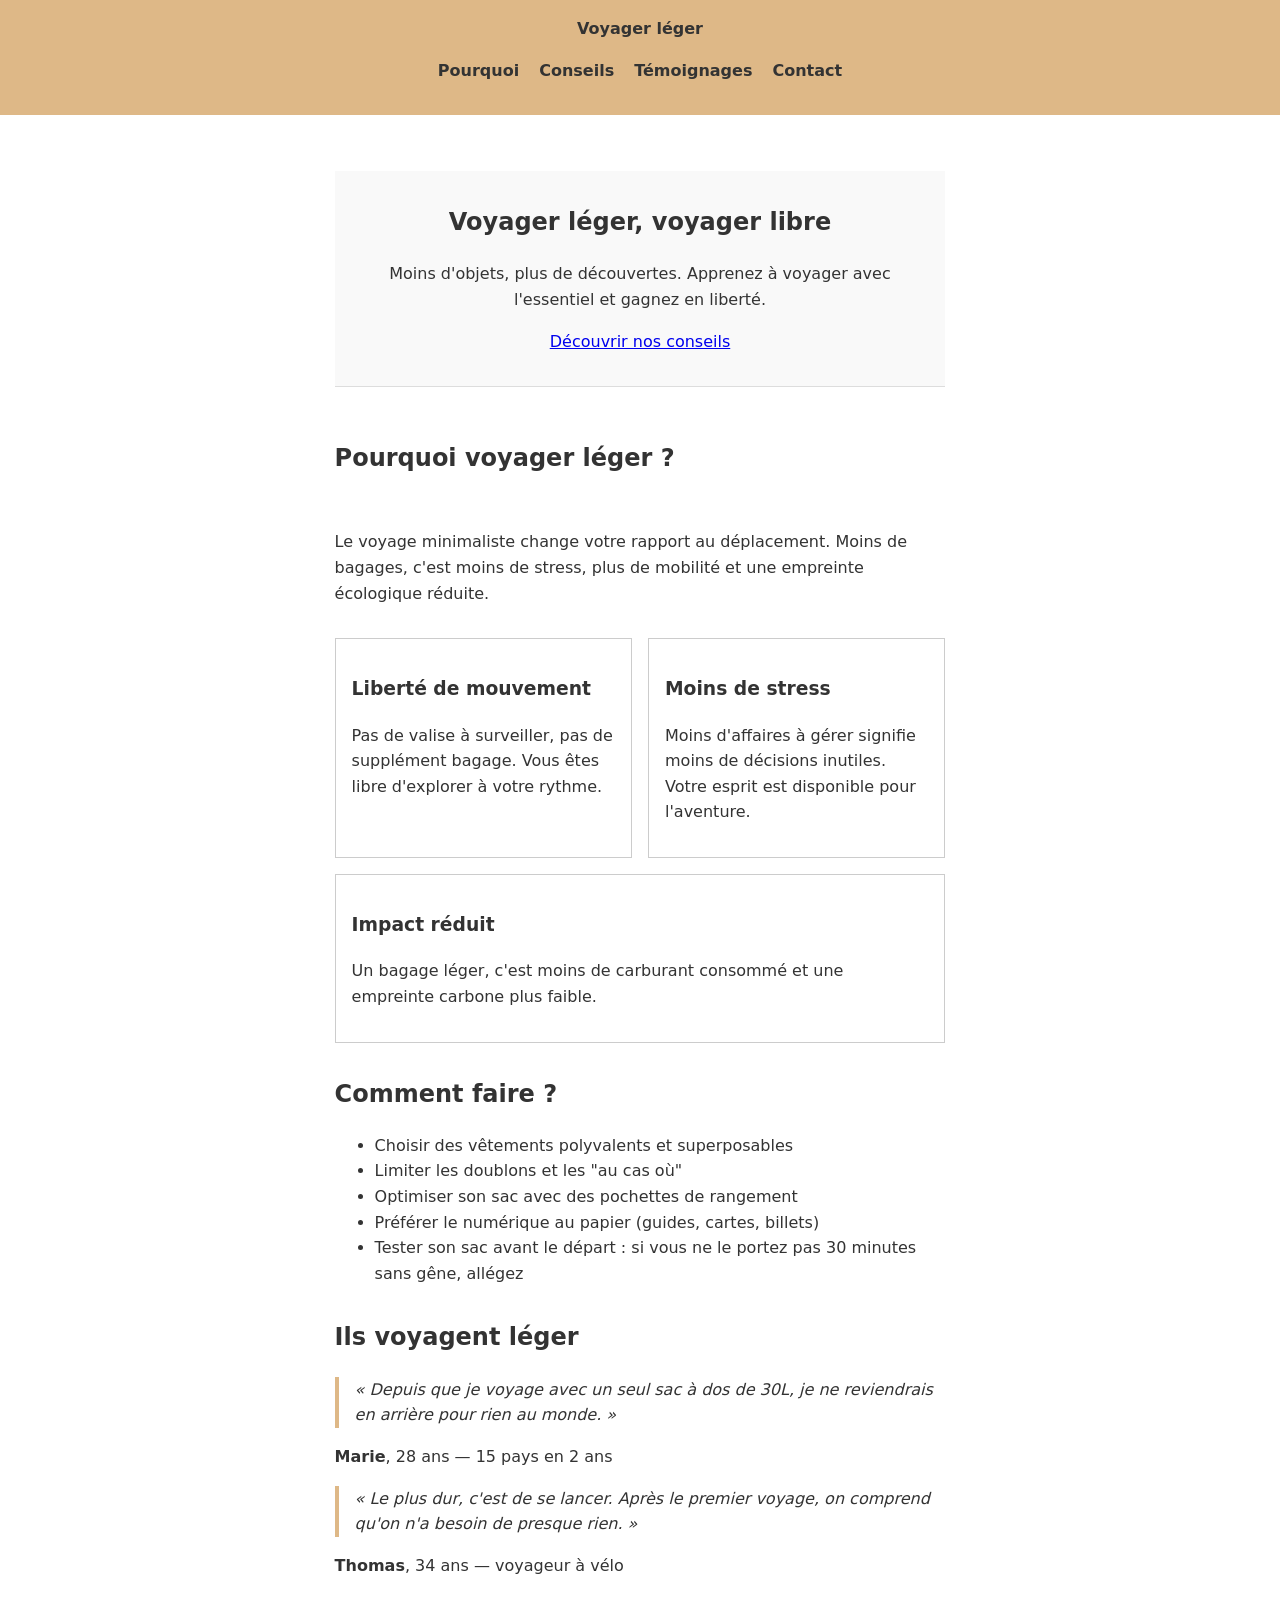
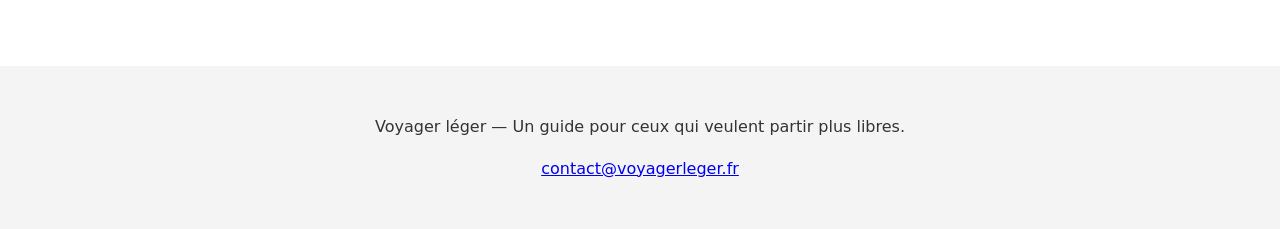
<file: TD2/index.html>
<!DOCTYPE html>
<!-- saved from url=(0084)https://moodle2025.uca.fr/pluginfile.php/684872/mod_resource/content/1/TD2_HTML.html -->
<html lang="fr"><head><meta http-equiv="Content-Type" content="text/html; charset=UTF-8">
  
  <meta name="viewport" content="width=device-width, initial-scale=1.0">
  <title>Voyager léger — Guide du voyage minimaliste</title>
  <link rel="stylesheet" href="style.css">
</head>
<body>

  <header>
    <nav>
      <a href="https://moodle2025.uca.fr/pluginfile.php/684872/mod_resource/content/1/TD2_HTML.html#" class="logo">Voyager léger</a>
      <ul>
        <li><a href="https://moodle2025.uca.fr/pluginfile.php/684872/mod_resource/content/1/TD2_HTML.html#pourquoi">Pourquoi</a></li>
        <li><a href="https://moodle2025.uca.fr/pluginfile.php/684872/mod_resource/content/1/TD2_HTML.html#conseils">Conseils</a></li>
        <li><a href="https://fleurdesushi.fr/wp-content/uploads/2022/12/degustation-plateau-sushi.jpg">Témoignages</a></li>
        <li><a href="https://moodle2025.uca.fr/pluginfile.php/684872/mod_resource/content/1/TD2_HTML.html#contact">Contact</a></li>
      </ul>
    </nav>
  </header>

  <main>

    <section class="hero">
      <h1>Voyager léger, voyager libre</h1>
      <p>Moins d'objets, plus de découvertes. Apprenez à voyager avec l'essentiel et gagnez en liberté.</p>
      <a href="https://moodle2025.uca.fr/pluginfile.php/684872/mod_resource/content/1/TD2_HTML.html#conseils">Découvrir nos conseils</a>
    </section>

    <section id="pourquoi">
      <h2>Pourquoi voyager léger ?</h2>
      <p>Le voyage minimaliste change votre rapport au déplacement. Moins de bagages, c'est moins de stress, plus de mobilité et une empreinte écologique réduite.</p>

      <article>
        <h3>Liberté de mouvement</h3>
        <p>Pas de valise à surveiller, pas de supplément bagage. Vous êtes libre d'explorer à votre rythme.</p>
      </article>

      <article>
        <h3>Moins de stress</h3>
        <p>Moins d'affaires à gérer signifie moins de décisions inutiles. Votre esprit est disponible pour l'aventure.</p>
      </article>

      <article>
        <h3>Impact réduit</h3>
        <p>Un bagage léger, c'est moins de carburant consommé et une empreinte carbone plus faible.</p>
      </article>
    </section>

    <section id="conseils">
      <h2>Comment faire ?</h2>
      <ul>
        <li>Choisir des vêtements polyvalents et superposables</li>
        <li>Limiter les doublons et les "au cas où"</li>
        <li>Optimiser son sac avec des pochettes de rangement</li>
        <li>Préférer le numérique au papier (guides, cartes, billets)</li>
        <li>Tester son sac avant le départ : si vous ne le portez pas 30 minutes sans gêne, allégez</li>
      </ul>
    </section>

    <section id="temoignages">
      <h2>Ils voyagent léger</h2>

      <article>
        <blockquote>
          <p>« Depuis que je voyage avec un seul sac à dos de 30L, je ne reviendrais en arrière pour rien au monde. »</p>
        </blockquote>
        <p><strong>Marie</strong>, 28 ans — 15 pays en 2 ans</p>
      </article>

      <article>
        <blockquote>
          <p>« Le plus dur, c'est de se lancer. Après le premier voyage, on comprend qu'on n'a besoin de presque rien. »</p>
        </blockquote>
        <p><strong>Thomas</strong>, 34 ans — voyageur à vélo</p>
      </article>
    </section>

  </main>

  <footer id="contact">
    <p>Voyager léger — Un guide pour ceux qui veulent partir plus libres.</p>
    <p><a href="mailto:contact@voyagerleger.fr">contact@voyagerleger.fr</a></p>
  </footer>



</body></html>
</file>
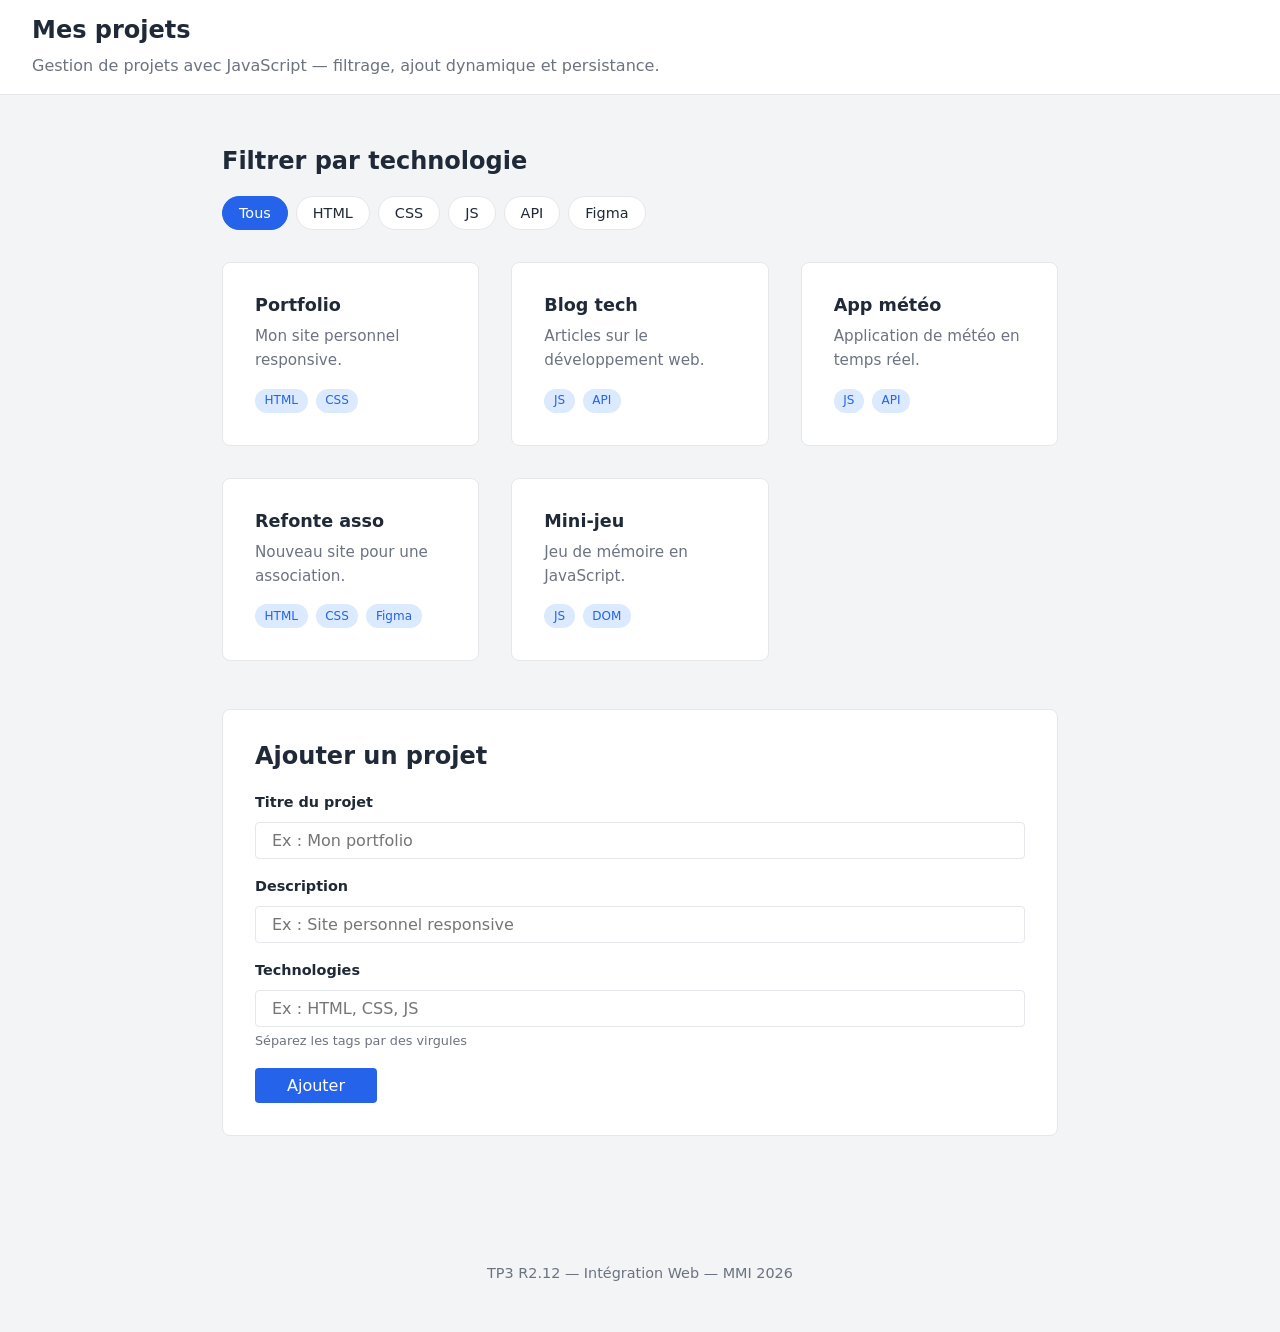
<file: TP3/index.html>
<!DOCTYPE html>
<html lang="fr">
<head>
  <meta charset="UTF-8">
  <meta name="viewport" content="width=device-width, initial-scale=1.0">
  <title>TP3 — JavaScript + données</title>
  <style>
    /* ================================
       VARIABLES
       ================================ */
    :root {
      --color-primary: #2563eb;
      --color-primary-light: #dbeafe;
      --color-text: #1f2937;
      --color-text-light: #6b7280;
      --color-bg: #ffffff;
      --color-bg-alt: #f3f4f6;
      --color-border: #e5e7eb;
      --color-error: #dc2626;
      --color-success: #059669;
      --font-base: system-ui, -apple-system, sans-serif;
      --space-sm: 0.5rem;
      --space-md: 1rem;
      --space-lg: 2rem;
      --space-xl: 3rem;
      --radius: 0.5rem;
    }

    /* ================================
       BASE
       ================================ */
    *, *::before, *::after {
      box-sizing: border-box;
    }

    body {
      font-family: var(--font-base);
      line-height: 1.6;
      color: var(--color-text);
      background-color: var(--color-bg-alt);
      margin: 0;
    }

    h1, h2, h3 { line-height: 1.2; }

    /* ================================
       LAYOUT
       ================================ */
    header {
      background: var(--color-bg);
      border-bottom: 1px solid var(--color-border);
      padding: var(--space-md) var(--space-lg);
    }

    header h1 {
      margin: 0;
      font-size: 1.5rem;
    }

    header p {
      margin: var(--space-sm) 0 0;
      color: var(--color-text-light);
    }

    main {
      max-width: 900px;
      margin: 0 auto;
      padding: var(--space-lg);
    }

    section {
      margin-bottom: var(--space-xl);
    }

    /* ================================
       FILTRES
       ================================ */
    .filtres {
      display: flex;
      flex-wrap: wrap;
      gap: var(--space-sm);
      margin-bottom: var(--space-lg);
    }

    .filtre {
      background: var(--color-bg);
      border: 1px solid var(--color-border);
      border-radius: 2rem;
      padding: var(--space-sm) var(--space-md);
      font-size: 0.9rem;
      cursor: pointer;
      color: var(--color-text);
      font-family: var(--font-base);
      transition: background-color 0.2s, border-color 0.2s;
    }

    .filtre:hover {
      border-color: var(--color-primary);
    }

    .filtre.active {
      background-color: var(--color-primary);
      color: white;
      border-color: var(--color-primary);
    }

    /* ================================
       GRILLE DE PROJETS
       ================================ */
    #projets-liste {
      display: grid;
      grid-template-columns: repeat(auto-fit, minmax(250px, 1fr));
      gap: var(--space-lg);
      min-height: 100px;
    }

    /* Style des cartes (générées en JS) */
    .carte {
      background: var(--color-bg);
      border: 1px solid var(--color-border);
      border-radius: var(--radius);
      padding: var(--space-lg);
      transition: transform 0.2s, box-shadow 0.2s;
    }

    .carte:hover {
      transform: translateY(-2px);
      box-shadow: 0 4px 12px rgba(0, 0, 0, 0.08);
    }

    .carte h3 {
      margin: 0 0 var(--space-sm);
      font-size: 1.1rem;
    }

    .carte p {
      margin: 0 0 var(--space-md);
      color: var(--color-text-light);
      font-size: 0.95rem;
    }

    .tags {
      display: flex;
      flex-wrap: wrap;
      gap: var(--space-sm);
    }

    .tag {
      display: inline-block;
      font-size: 0.75rem;
      background: var(--color-primary-light);
      color: var(--color-primary);
      padding: 0.15rem 0.6rem;
      border-radius: 1rem;
      font-weight: 500;
    }

    /* ================================
       MESSAGES D'ÉTAT
       ================================ */
    .loading {
      text-align: center;
      color: var(--color-text-light);
      padding: var(--space-xl);
      grid-column: 1 / -1;
    }

    .error {
      text-align: center;
      color: var(--color-error);
      padding: var(--space-xl);
      grid-column: 1 / -1;
    }

    .vide {
      text-align: center;
      color: var(--color-text-light);
      padding: var(--space-xl);
      grid-column: 1 / -1;
    }

    /* ================================
       FORMULAIRE D'AJOUT
       ================================ */
    #form-ajout {
      background: var(--color-bg);
      border: 1px solid var(--color-border);
      border-radius: var(--radius);
      padding: var(--space-lg);
    }

    #form-ajout h2 {
      margin-top: 0;
    }

    .form-group {
      margin-bottom: var(--space-md);
    }

    .form-group label {
      display: block;
      font-weight: 600;
      margin-bottom: var(--space-sm);
      font-size: 0.9rem;
    }

    .form-group input {
      width: 100%;
      padding: var(--space-sm) var(--space-md);
      border: 1px solid var(--color-border);
      border-radius: 0.25rem;
      font-size: 1rem;
      font-family: var(--font-base);
      color: var(--color-text);
      background: var(--color-bg);
    }

    .form-group input:focus {
      outline: 2px solid var(--color-primary);
      outline-offset: 1px;
      border-color: var(--color-primary);
    }

    .form-group small {
      display: block;
      margin-top: 0.25rem;
      color: var(--color-text-light);
      font-size: 0.8rem;
    }

    #form-ajout button[type="submit"] {
      background-color: var(--color-primary);
      color: white;
      border: none;
      padding: var(--space-sm) var(--space-lg);
      border-radius: 0.25rem;
      font-size: 1rem;
      cursor: pointer;
      font-family: var(--font-base);
    }

    #form-ajout button[type="submit"]:hover {
      opacity: 0.9;
    }

    /* ================================
       COMPTEUR
       ================================ */
    .compteur {
      text-align: right;
      color: var(--color-text-light);
      font-size: 0.9rem;
      margin-bottom: var(--space-sm);
    }

    /* ================================
       FOOTER
       ================================ */
    footer {
      text-align: center;
      padding: var(--space-lg);
      color: var(--color-text-light);
      font-size: 0.9rem;
    }

    /* ================================
       FOCUS VISIBLE
       ================================ */
    :focus-visible {
      outline: 2px solid var(--color-primary);
      outline-offset: 2px;
    }

    /* ================================
       RESPONSIVE
       ================================ */
    @media (max-width: 600px) {
      main {
        padding: var(--space-md);
      }

      #projets-liste {
        grid-template-columns: 1fr;
      }
    }
  </style>
</head>
<body>

  <!-- ================================
       HEADER
       ================================ -->
  <header>
    <h1>Mes projets</h1>
    <p>Gestion de projets avec JavaScript — filtrage, ajout dynamique et persistance.</p>
  </header>

  <main>

    <!-- ================================
         FILTRES
         ================================ -->
    <section>
      <h2>Filtrer par technologie</h2>
      <div class="filtres">
        <button class="filtre active" data-tag="tous">Tous</button>
        <button class="filtre" data-tag="HTML">HTML</button>
        <button class="filtre" data-tag="CSS">CSS</button>
        <button class="filtre" data-tag="JS">JS</button>
        <button class="filtre" data-tag="API">API</button>
        <button class="filtre" data-tag="Figma">Figma</button>
      </div>

      <!-- Compteur de résultats -->
      <p class="compteur" aria-live="polite"></p>

      <!-- Conteneur des cartes (généré en JS) -->
      <div id="projets-liste">
        <p class="vide">Chargement des projets...</p>
      </div>
    </section>

    <!-- ================================
         FORMULAIRE D'AJOUT
         ================================ -->
    <section>
      <form id="form-ajout">
        <h2>Ajouter un projet</h2>

        <div class="form-group">
          <label for="input-titre">Titre du projet</label>
          <input type="text" id="input-titre" placeholder="Ex : Mon portfolio" required>
        </div>

        <div class="form-group">
          <label for="input-desc">Description</label>
          <input type="text" id="input-desc" placeholder="Ex : Site personnel responsive" required>
        </div>

        <div class="form-group">
          <label for="input-tags">Technologies</label>
          <input type="text" id="input-tags" placeholder="Ex : HTML, CSS, JS">
          <small>Séparez les tags par des virgules</small>
        </div>

        <button type="submit">Ajouter</button>
        
      </form>
    </section>

  </main>

  <footer>
    <p>TP3 R2.12 — Intégration Web — MMI 2026</p>
  </footer>

  <script src="script.js"></script>

</body>
</html>
</file>
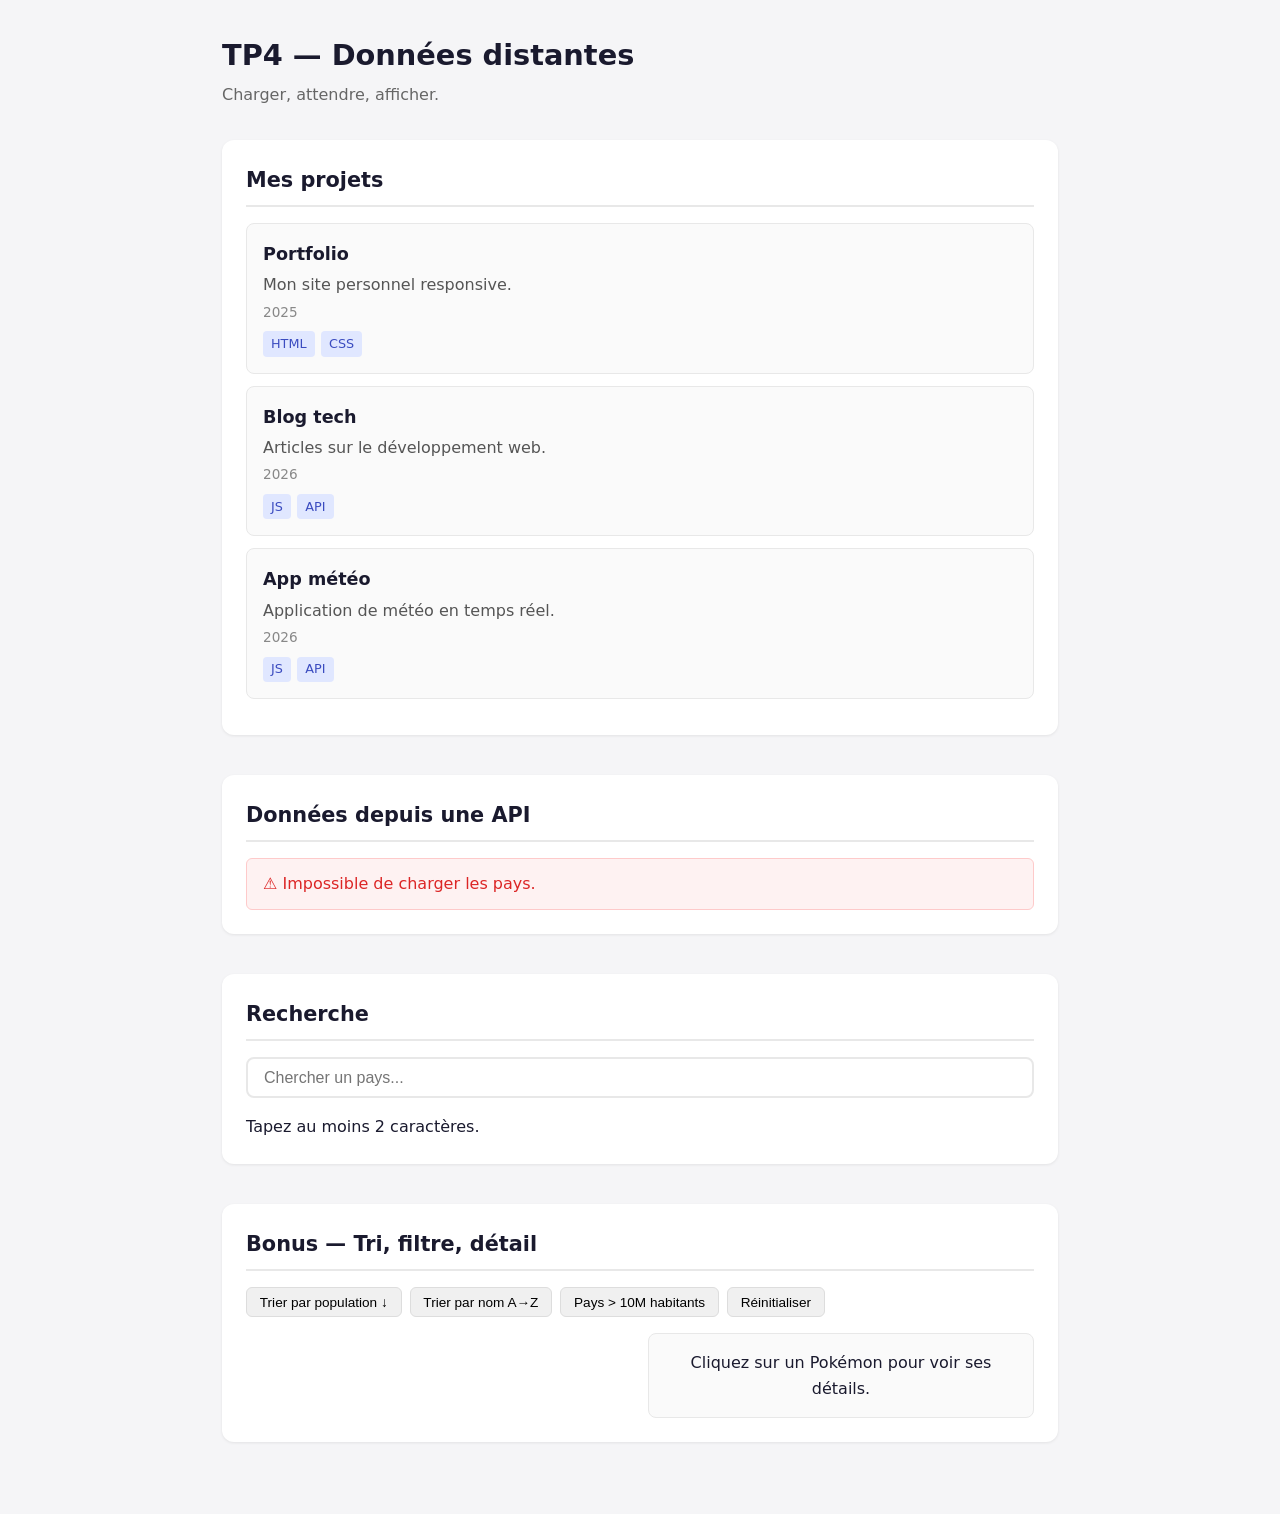
<file: TP4/index.html>
<!DOCTYPE html>
<html lang="fr">
<head>
  <meta charset="UTF-8">
  <meta name="viewport" content="width=device-width, initial-scale=1.0">
  <title>TP4 — Fetch & API</title>
  <link rel="stylesheet" href="style.css">
</head>
<body>

  <header>
    <h1>TP4 — Données distantes</h1>
    <p>Charger, attendre, afficher.</p>
  </header>

  <main>

    <!-- ============================================
         TEMPS 1 — JSON local
         Exercices 1.1 à 1.3
         ============================================ -->
    <section id="section-projets">
      <h2>Mes projets</h2>
      <div id="projets-liste" aria-live="polite">
        <p>Les projets s'afficheront ici.</p>
      </div>
    </section>

    <!-- ============================================
         TEMPS 2 — API distante
         Exercices 2.1 à 2.3
         ============================================ -->
    <section id="section-api">
      <h2>Données depuis une API</h2>
      <div id="api-liste" aria-live="polite">
        <p>Les données de l'API s'afficheront ici.</p>
      </div>
    </section>

    <!-- ============================================
         TEMPS 3 — Recherche + API
         Exercices 3.1 et 3.2
         ============================================ -->
    <section id="section-recherche">
      <h2>Recherche</h2>
      <input type="search" id="recherche" placeholder="Chercher un pays...">
      <div id="recherche-resultats" aria-live="polite">
        <p>Tapez au moins 2 caractères.</p>
      </div>
    </section>

    <!-- ============================================
         TEMPS 4 — Aller plus loin (bonus)
         Exercices 4.1 à 4.3
         ============================================ -->
    <section id="section-bonus">
      <h2>Bonus — Tri, filtre, détail</h2>

      <!-- 4.1 — Contrôles de tri/filtre -->
      <div id="controles">
        <button id="tri-pop">Trier par population ↓</button>
        <button id="tri-nom">Trier par nom A→Z</button>
        <button id="filtre-grand">Pays > 10M habitants</button>
        <button id="reinitialiser">Réinitialiser</button>
      </div>

      <!-- 4.2 — Liste + Détail Pokémon -->
      <div id="pokemon">
        <div id="liste-pokemon"></div>
        <div id="detail-pokemon">
          <p>Cliquez sur un Pokémon pour voir ses détails.</p>
        </div>
      </div>
    </section>

  </main>

  <script src="script.js"></script>
</body>
</html>
</file>
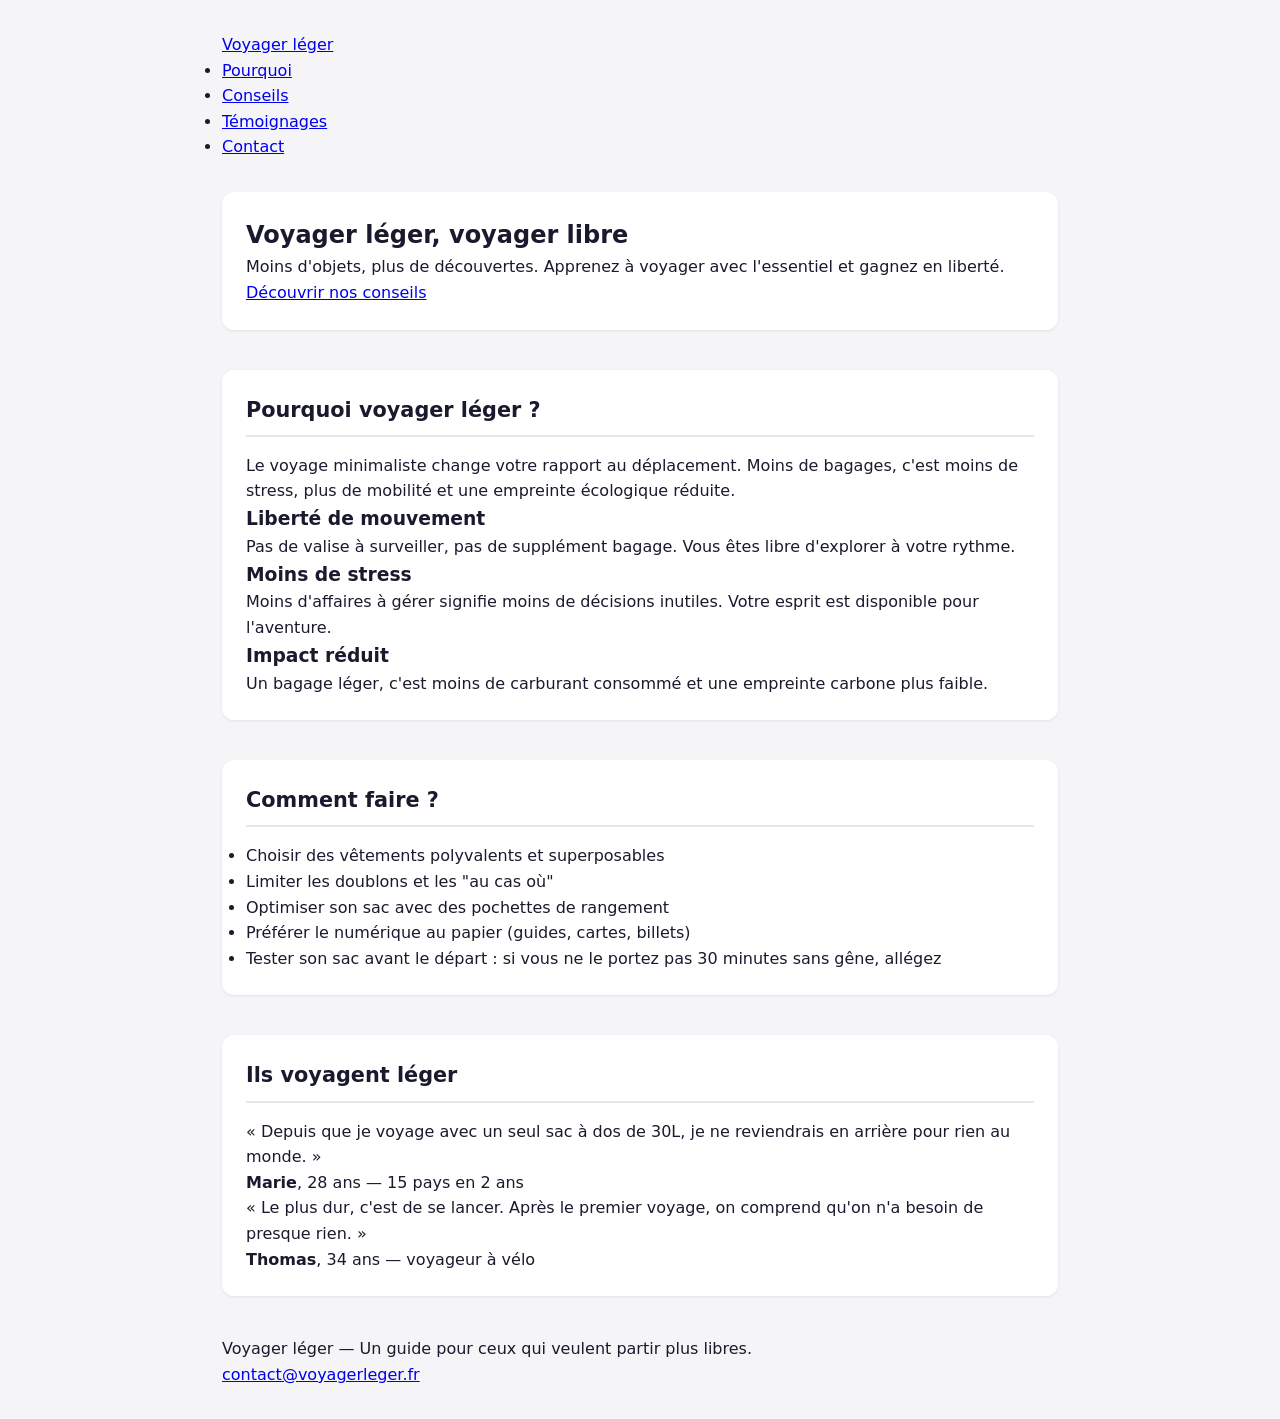
<file: Voyager léger — Guide du voyage minimaliste.html>
<!DOCTYPE html>
<!-- saved from url=(0084)https://moodle2025.uca.fr/pluginfile.php/684872/mod_resource/content/1/TD2_HTML.html -->
<html lang="fr"><head><meta http-equiv="Content-Type" content="text/html; charset=UTF-8">
  
  <meta name="viewport" content="width=device-width, initial-scale=1.0">
  <title>Voyager léger — Guide du voyage minimaliste</title>
  <link rel="stylesheet" href="style.css">
</head>
<body>

  <header>
    <nav>
      <a href="https://moodle2025.uca.fr/pluginfile.php/684872/mod_resource/content/1/TD2_HTML.html#" class="logo">Voyager léger</a>
      <ul>
        <li><a href="https://moodle2025.uca.fr/pluginfile.php/684872/mod_resource/content/1/TD2_HTML.html#pourquoi">Pourquoi</a></li>
        <li><a href="https://moodle2025.uca.fr/pluginfile.php/684872/mod_resource/content/1/TD2_HTML.html#conseils">Conseils</a></li>
        <li><a href="https://fleurdesushi.fr/wp-content/uploads/2022/12/degustation-plateau-sushi.jpg">Témoignages</a></li>
        <li><a href="https://moodle2025.uca.fr/pluginfile.php/684872/mod_resource/content/1/TD2_HTML.html#contact">Contact</a></li>
      </ul>
    </nav>
  </header>

  <main>

    <section class="hero">
      <h1>Voyager léger, voyager libre</h1>
      <p>Moins d'objets, plus de découvertes. Apprenez à voyager avec l'essentiel et gagnez en liberté.</p>
      <a href="https://moodle2025.uca.fr/pluginfile.php/684872/mod_resource/content/1/TD2_HTML.html#conseils">Découvrir nos conseils</a>
    </section>

    <section id="pourquoi">
      <h2>Pourquoi voyager léger ?</h2>
      <p>Le voyage minimaliste change votre rapport au déplacement. Moins de bagages, c'est moins de stress, plus de mobilité et une empreinte écologique réduite.</p>

      <article>
        <h3>Liberté de mouvement</h3>
        <p>Pas de valise à surveiller, pas de supplément bagage. Vous êtes libre d'explorer à votre rythme.</p>
      </article>

      <article>
        <h3>Moins de stress</h3>
        <p>Moins d'affaires à gérer signifie moins de décisions inutiles. Votre esprit est disponible pour l'aventure.</p>
      </article>

      <article>
        <h3>Impact réduit</h3>
        <p>Un bagage léger, c'est moins de carburant consommé et une empreinte carbone plus faible.</p>
      </article>
    </section>

    <section id="conseils">
      <h2>Comment faire ?</h2>
      <ul>
        <li>Choisir des vêtements polyvalents et superposables</li>
        <li>Limiter les doublons et les "au cas où"</li>
        <li>Optimiser son sac avec des pochettes de rangement</li>
        <li>Préférer le numérique au papier (guides, cartes, billets)</li>
        <li>Tester son sac avant le départ : si vous ne le portez pas 30 minutes sans gêne, allégez</li>
      </ul>
    </section>

    <section id="temoignages">
      <h2>Ils voyagent léger</h2>

      <article>
        <blockquote>
          <p>« Depuis que je voyage avec un seul sac à dos de 30L, je ne reviendrais en arrière pour rien au monde. »</p>
        </blockquote>
        <p><strong>Marie</strong>, 28 ans — 15 pays en 2 ans</p>
      </article>

      <article>
        <blockquote>
          <p>« Le plus dur, c'est de se lancer. Après le premier voyage, on comprend qu'on n'a besoin de presque rien. »</p>
        </blockquote>
        <p><strong>Thomas</strong>, 34 ans — voyageur à vélo</p>
      </article>
    </section>

  </main>

  <footer id="contact">
    <p>Voyager léger — Un guide pour ceux qui veulent partir plus libres.</p>
    <p><a href="mailto:contact@voyagerleger.fr">contact@voyagerleger.fr</a></p>
  </footer>



</body></html>
</file>
<file: TD2/style.css>
body {
  font-family: system-ui, sans-serif;
  line-height: 1.6;
  margin: 0;
  color: #333;
}

main {
  max-width: 60ch;
  margin: 0 auto;
  padding: 1.5rem;
}

h1 {
  margin-top: 0;
}

section {
  margin-top: 2rem;
}


/* Header et Navigation */
header {
  background-color: burlywood;
  padding: 1rem;
  text-align: center;
}

nav ul {
  display: flex; 
  list-style: none; 
  padding: 0;
  justify-content: center; 
  gap: 20px; 
}

nav a {
  text-decoration: none;
  color: #333;
  font-weight: bold;
}


/* Hero */
.hero {
  text-align: center;
  padding: 2rem 1rem;
  background-color: #f9f9f9;
  border-bottom: 1px solid #ddd;
}

#pourquoi {
  display: flex;
  flex-wrap: wrap; 
  gap: 1rem;
}

#pourquoi article {
  flex: 1 1 180px;
  padding: 1rem;
  border: 1px solid #ccc; 
}

/* Témoignages */
blockquote {
  border-left: 4px solid burlywood;
  margin: 0;
  padding-left: 1rem;
  font-style: italic;
}


/* Footer */
footer {
  text-align: center;
  padding: 2rem;
  background-color: #f4f4f4;
  margin-top: 3rem;
}
</file>
<file: TP4/style.css>
/* ===========================
   TP4 — Styles de départ
   =========================== */

* {
  margin: 0;
  padding: 0;
  box-sizing: border-box;
}

body {
  font-family: system-ui, -apple-system, sans-serif;
  line-height: 1.6;
  color: #1a1a2e;
  background-color: #f5f5f7;
  padding: 2rem;
  max-width: 900px;
  margin: 0 auto;
}

/* --- En-tête --- */

header {
  margin-bottom: 2rem;
}

header h1 {
  font-size: 1.8rem;
  margin-bottom: 0.25rem;
}

header p {
  color: #666;
}

/* --- Sections --- */

section {
  margin-bottom: 2.5rem;
  padding: 1.5rem;
  background: white;
  border-radius: 12px;
  box-shadow: 0 1px 3px rgba(0, 0, 0, 0.08);
}

section h2 {
  font-size: 1.3rem;
  margin-bottom: 1rem;
  padding-bottom: 0.5rem;
  border-bottom: 2px solid #e8e8e8;
}

/* --- Cartes --- */

.carte {
  padding: 1rem;
  margin-bottom: 0.75rem;
  background: #fafafa;
  border: 1px solid #e8e8e8;
  border-radius: 8px;
}

.carte h3 {
  font-size: 1.1rem;
  margin-bottom: 0.25rem;
}

.carte p {
  color: #555;
  margin-bottom: 0.25rem;
}

.carte .annee {
  font-size: 0.85rem;
  color: #888;
}

/* --- Tags --- */

.tags {
  display: flex;
  gap: 0.4rem;
  flex-wrap: wrap;
  margin-top: 0.5rem;
}

.tag {
  display: inline-block;
  padding: 0.15rem 0.5rem;
  background: #e0e7ff;
  color: #3b4cc0;
  border-radius: 4px;
  font-size: 0.8rem;
  font-weight: 500;
}

/* --- États : chargement, erreur --- */

.loading {
  color: #666;
  font-style: italic;
  padding: 1rem 0;
}

.loading::before {
  content: '⏳ ';
}

.error {
  color: #dc2626;
  background: #fef2f2;
  padding: 0.75rem 1rem;
  border-radius: 6px;
  border: 1px solid #fecaca;
}

.error::before {
  content: '⚠️ ';
}

/* --- Champ de recherche --- */

input[type="search"] {
  width: 100%;
  padding: 0.6rem 1rem;
  font-size: 1rem;
  border: 2px solid #e8e8e8;
  border-radius: 8px;
  margin-bottom: 1rem;
  outline: none;
  transition: border-color 0.2s;
}

input[type="search"]:focus {
  border-color: #3b4cc0;
}

/* --- Boutons de contrôle (bonus) --- */

#controles {
  display: flex;
  gap: 0.5rem;
  flex-wrap: wrap;
  margin-bottom: 1rem;
}

#controles button {
  padding: 0.4rem 0.8rem;
  font-size: 0.85rem;
  background: #f0f0f0;
  border: 1px solid #ddd;
  border-radius: 6px;
  cursor: pointer;
  transition: background-color 0.2s;
}

#controles button:hover {
  background: #e0e7ff;
}

/* --- Pokémon liste + détail (bonus) --- */

#pokemon {
  display: grid;
  grid-template-columns: 1fr 1fr;
  gap: 1rem;
  margin-top: 1rem;
}

#liste-pokemon {
  display: flex;
  flex-direction: column;
  gap: 0.3rem;
  max-height: 400px;
  overflow-y: auto;
}

#liste-pokemon button {
  text-align: left;
  padding: 0.4rem 0.6rem;
  background: #fafafa;
  border: 1px solid #e8e8e8;
  border-radius: 4px;
  cursor: pointer;
  text-transform: capitalize;
  transition: background-color 0.2s;
}

#liste-pokemon button:hover {
  background: #e0e7ff;
}

#detail-pokemon {
  padding: 1rem;
  background: #fafafa;
  border: 1px solid #e8e8e8;
  border-radius: 8px;
  text-align: center;
}

#detail-pokemon h2 {
  text-transform: capitalize;
  border: none;
  padding: 0;
}

#detail-pokemon img {
  width: 120px;
  height: 120px;
  image-rendering: pixelated;
}
</file>
<file: style.css>
/* ===========================
   TP4 — Styles de départ
   =========================== */

* {
  margin: 0;
  padding: 0;
  box-sizing: border-box;
}

body {
  font-family: system-ui, -apple-system, sans-serif;
  line-height: 1.6;
  color: #1a1a2e;
  background-color: #f5f5f7;
  padding: 2rem;
  max-width: 900px;
  margin: 0 auto;
}

/* --- En-tête --- */

header {
  margin-bottom: 2rem;
}

header h1 {
  font-size: 1.8rem;
  margin-bottom: 0.25rem;
}

header p {
  color: #666;
}

/* --- Sections --- */

section {
  margin-bottom: 2.5rem;
  padding: 1.5rem;
  background: white;
  border-radius: 12px;
  box-shadow: 0 1px 3px rgba(0, 0, 0, 0.08);
}

section h2 {
  font-size: 1.3rem;
  margin-bottom: 1rem;
  padding-bottom: 0.5rem;
  border-bottom: 2px solid #e8e8e8;
}

/* --- Cartes --- */

.carte {
  padding: 1rem;
  margin-bottom: 0.75rem;
  background: #fafafa;
  border: 1px solid #e8e8e8;
  border-radius: 8px;
}

.carte h3 {
  font-size: 1.1rem;
  margin-bottom: 0.25rem;
}

.carte p {
  color: #555;
  margin-bottom: 0.25rem;
}

.carte .annee {
  font-size: 0.85rem;
  color: #888;
}

/* --- Tags --- */

.tags {
  display: flex;
  gap: 0.4rem;
  flex-wrap: wrap;
  margin-top: 0.5rem;
}

.tag {
  display: inline-block;
  padding: 0.15rem 0.5rem;
  background: #e0e7ff;
  color: #3b4cc0;
  border-radius: 4px;
  font-size: 0.8rem;
  font-weight: 500;
}

/* --- États : chargement, erreur --- */

.loading {
  color: #666;
  font-style: italic;
  padding: 1rem 0;
}

.loading::before {
  content: '⏳ ';
}

.error {
  color: #dc2626;
  background: #fef2f2;
  padding: 0.75rem 1rem;
  border-radius: 6px;
  border: 1px solid #fecaca;
}

.error::before {
  content: '⚠️ ';
}

/* --- Champ de recherche --- */

input[type="search"] {
  width: 100%;
  padding: 0.6rem 1rem;
  font-size: 1rem;
  border: 2px solid #e8e8e8;
  border-radius: 8px;
  margin-bottom: 1rem;
  outline: none;
  transition: border-color 0.2s;
}

input[type="search"]:focus {
  border-color: #3b4cc0;
}

/* --- Boutons de contrôle (bonus) --- */

#controles {
  display: flex;
  gap: 0.5rem;
  flex-wrap: wrap;
  margin-bottom: 1rem;
}

#controles button {
  padding: 0.4rem 0.8rem;
  font-size: 0.85rem;
  background: #f0f0f0;
  border: 1px solid #ddd;
  border-radius: 6px;
  cursor: pointer;
  transition: background-color 0.2s;
}

#controles button:hover {
  background: #e0e7ff;
}

/* --- Pokémon liste + détail (bonus) --- */

#pokemon {
  display: grid;
  grid-template-columns: 1fr 1fr;
  gap: 1rem;
  margin-top: 1rem;
}

#liste-pokemon {
  display: flex;
  flex-direction: column;
  gap: 0.3rem;
  max-height: 400px;
  overflow-y: auto;
}

#liste-pokemon button {
  text-align: left;
  padding: 0.4rem 0.6rem;
  background: #fafafa;
  border: 1px solid #e8e8e8;
  border-radius: 4px;
  cursor: pointer;
  text-transform: capitalize;
  transition: background-color 0.2s;
}

#liste-pokemon button:hover {
  background: #e0e7ff;
}

#detail-pokemon {
  padding: 1rem;
  background: #fafafa;
  border: 1px solid #e8e8e8;
  border-radius: 8px;
  text-align: center;
}

#detail-pokemon h2 {
  text-transform: capitalize;
  border: none;
  padding: 0;
}

#detail-pokemon img {
  width: 120px;
  height: 120px;
  image-rendering: pixelated;
}
</file>
